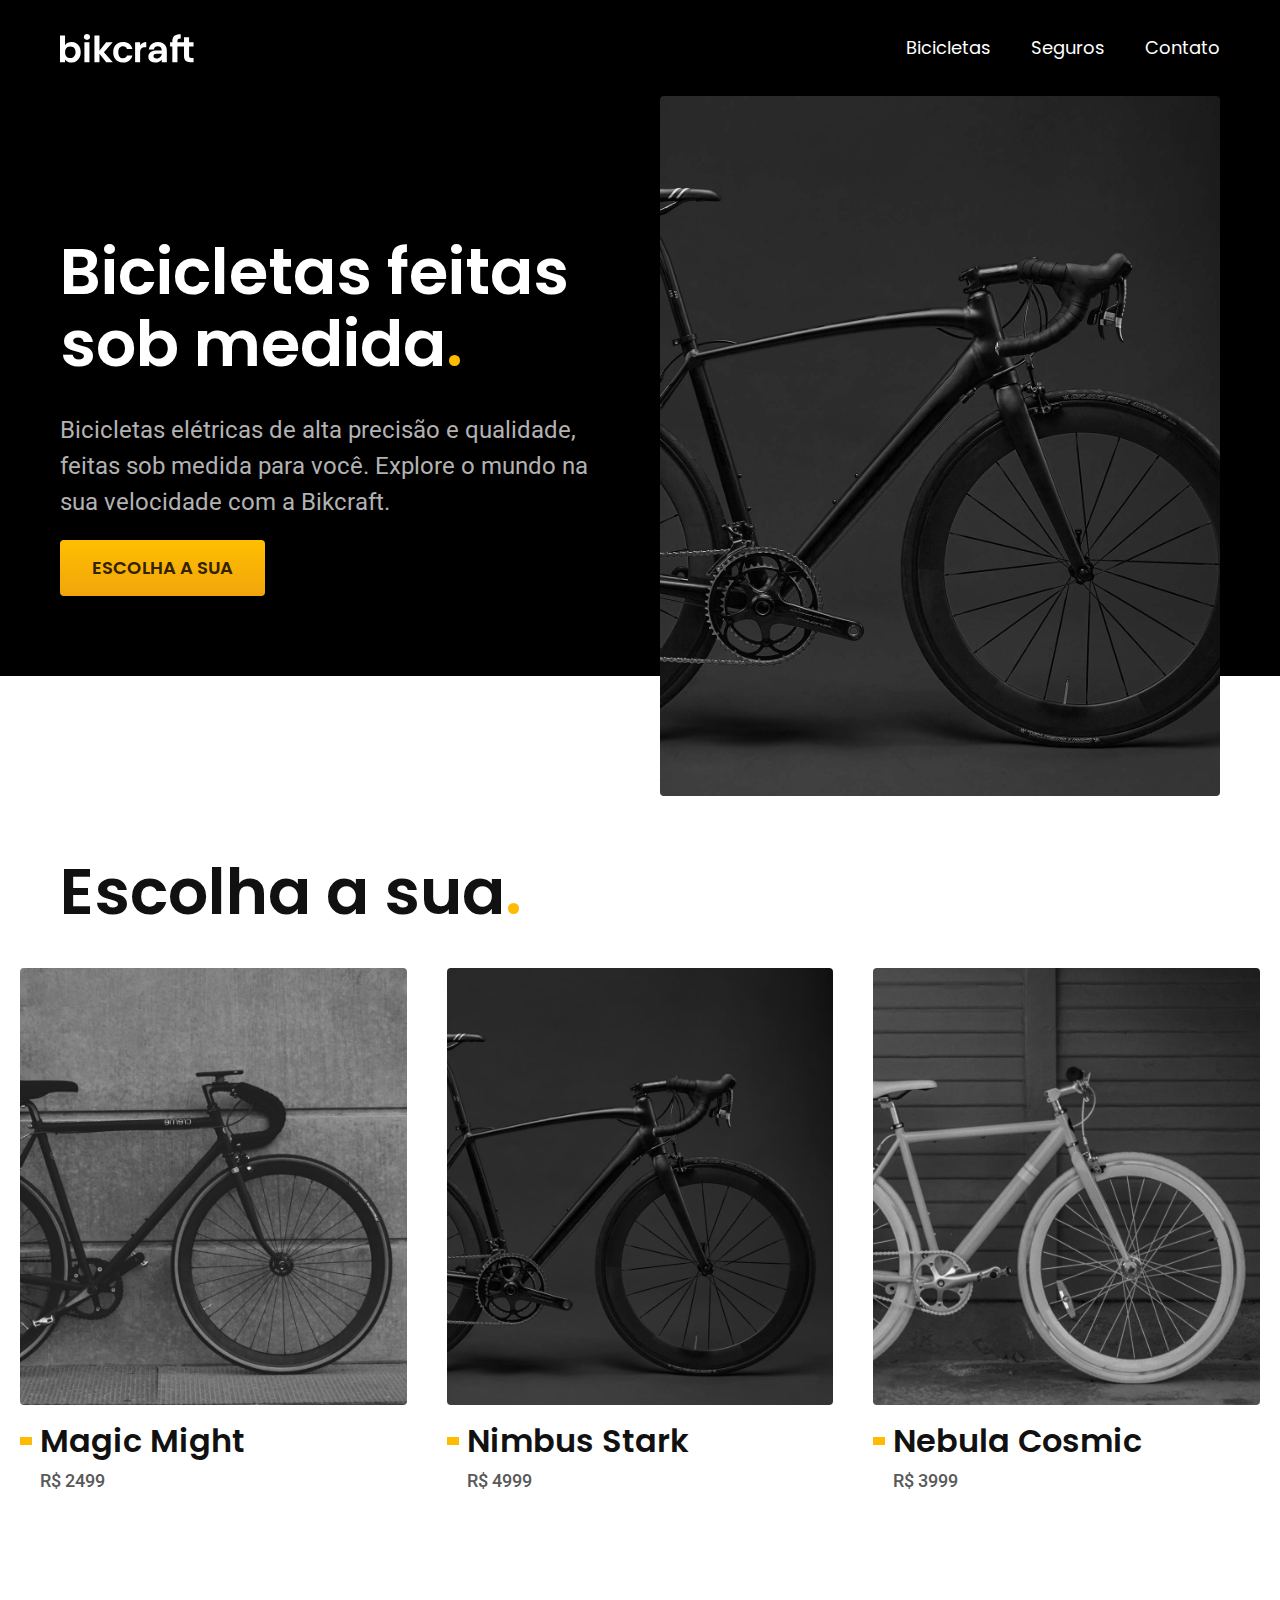
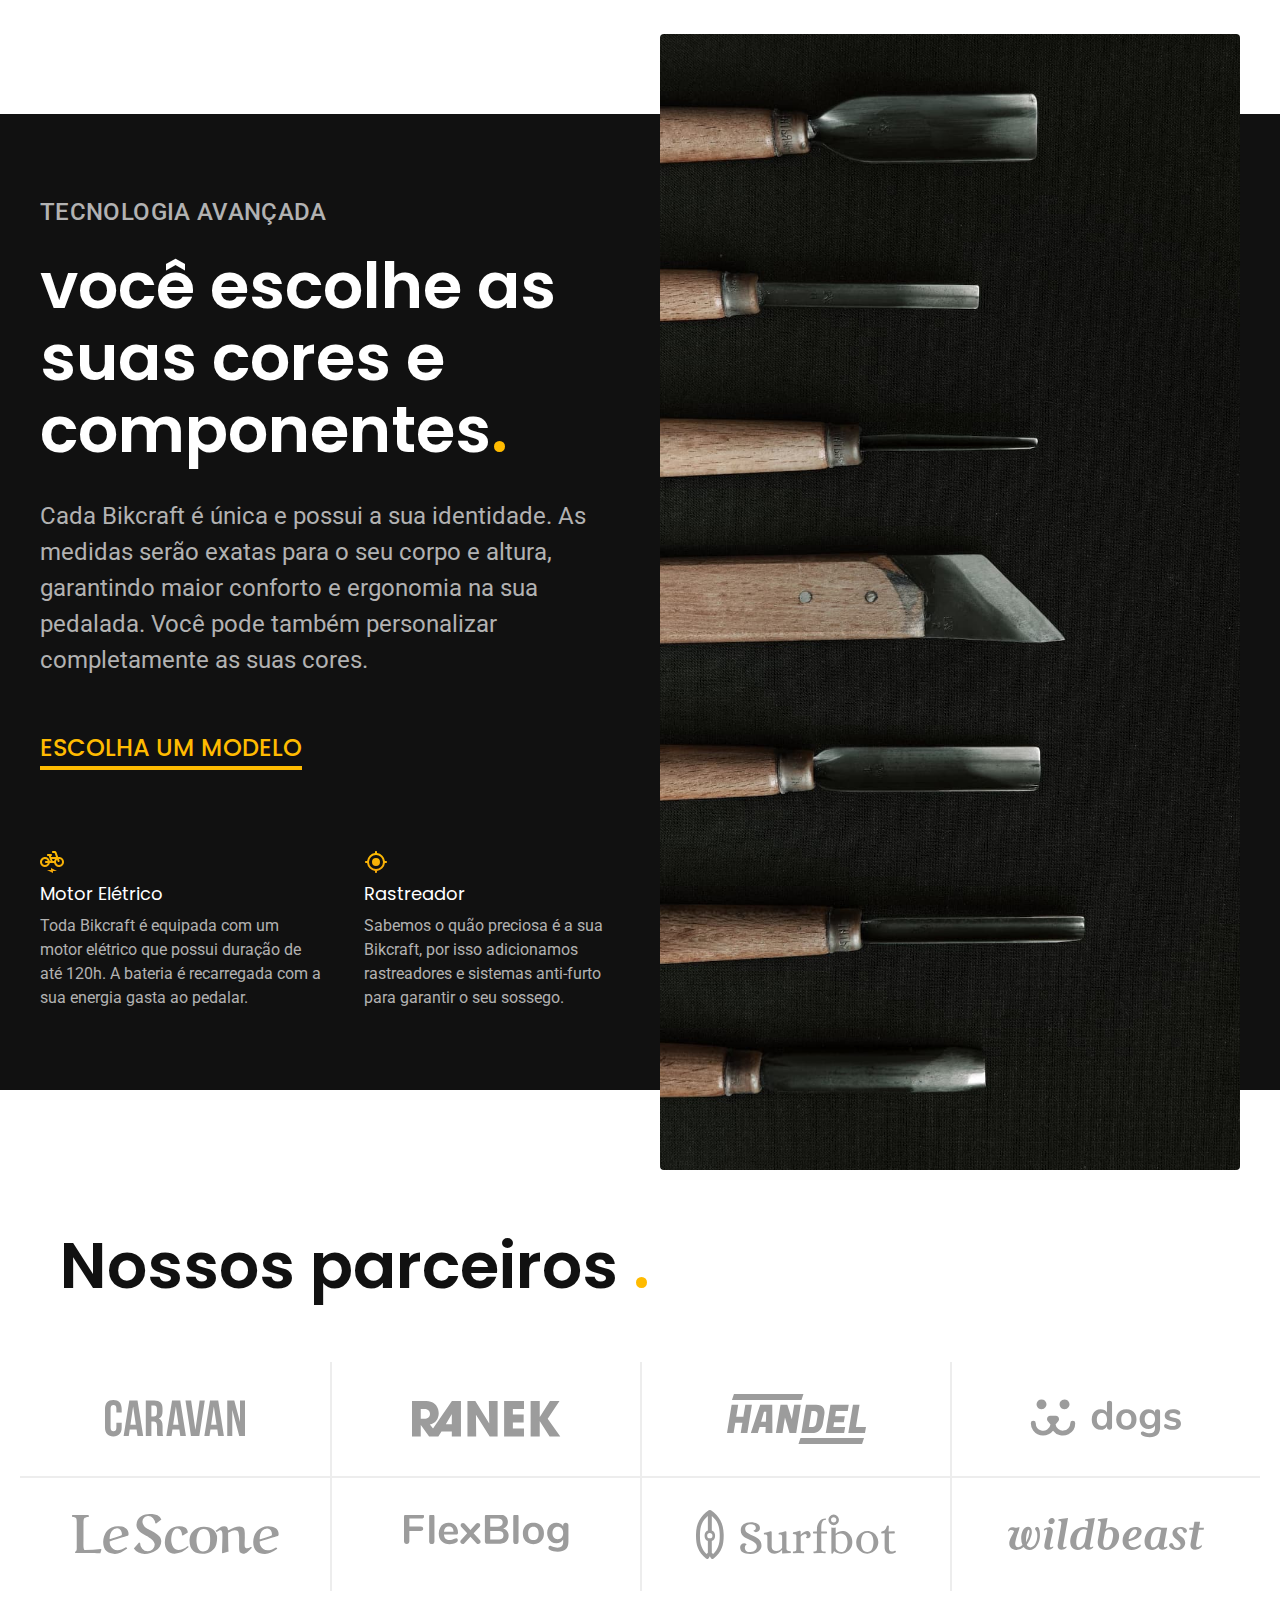
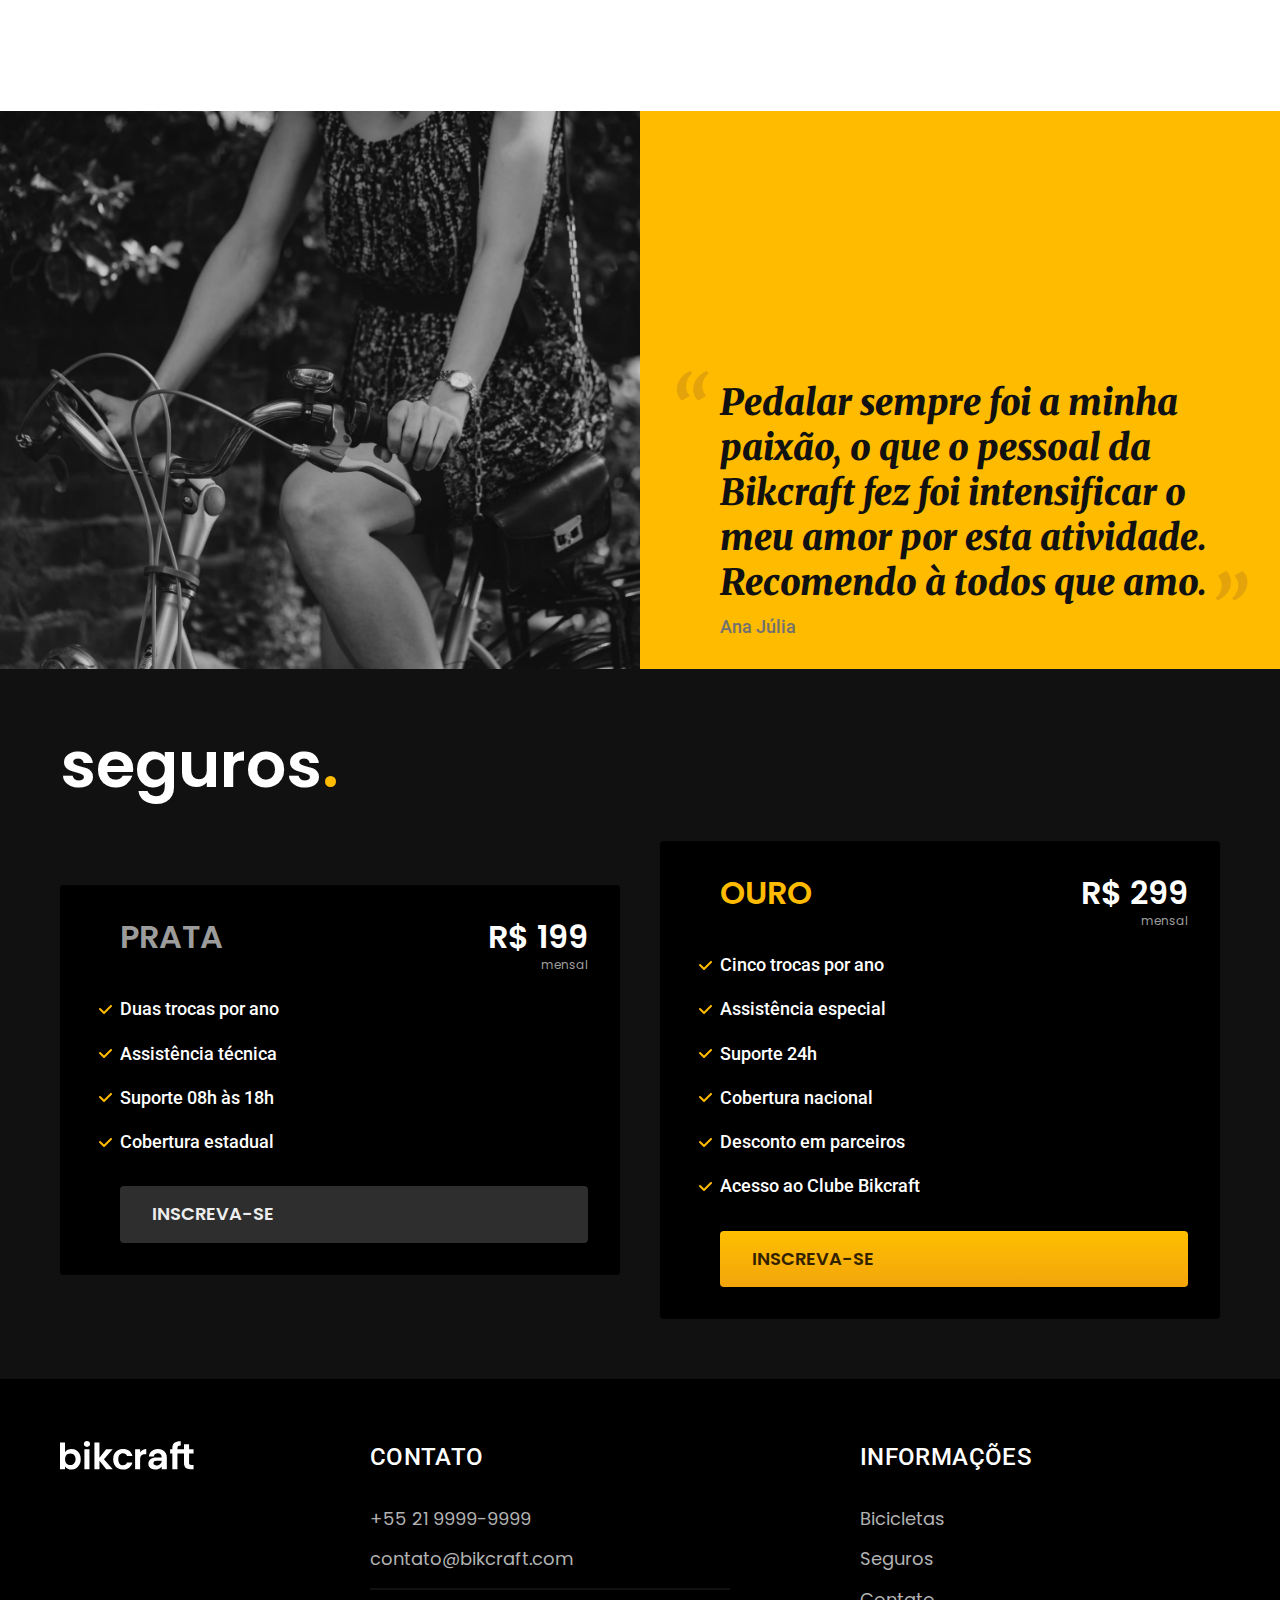
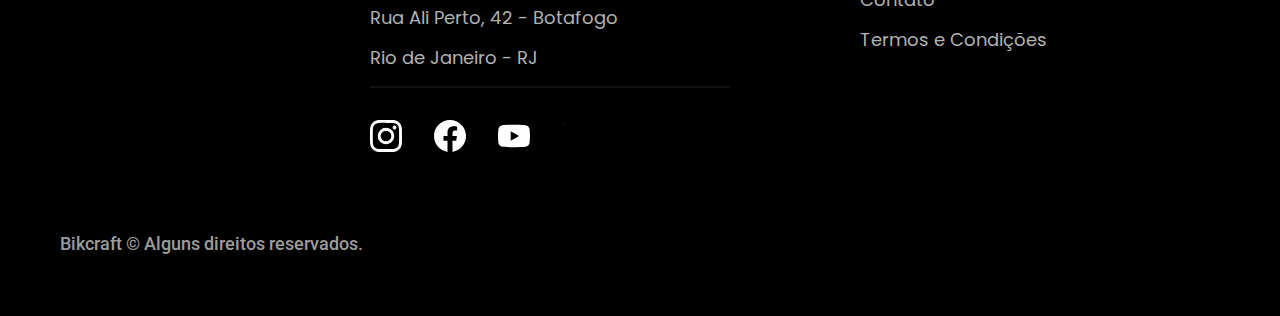
<file: index.html>
<!DOCTYPE html>
<html lang="pt-br">

<head>
  <meta charset="UTF-8">
  <meta name="viewport" content="width=device-width, initial-scale=1.0">

  <title>Bikcraft - Bicicletas Elétricas</title>
  <meta name="description" content="Bicicletas elétricas de alta precisão e qualidade,  feitas sob medida para o cliente. Explore o mundo na sua velocidade com a Bikcraft.">

  <link rel="stylesheet" href="./css/style.css">

<link rel="preconnect" href="https://fonts.googleapis.com">
<link rel="preconnect" href="https://fonts.gstatic.com" crossorigin>
<link href="https://fonts.googleapis.com/css2?family=Merriweather:ital,wght@1,900&family=Poppins:wght@400;600&family=Roboto:ital,wght@0,400;0,500;0,700;1,400&display=swap" rel="stylesheet">

</head>

<body>
  <header class="header-bg">
    <div class="header">
      <a href="./">
        <img src="./img/bikcraft.svg" alt="Bikcraft">
      </a>
      <nav aria-label="primaria">
        <ul class="header-menu font-1-m cor-0">
          <li><a href="./bicicletas.html">Bicicletas</a></li>
          <li><a href="./seguros.html">Seguros</a></li>
          <li><a href="./contato.html">Contato</a></li>
        </ul>
      </nav>
    </div>
  </header>

  <main class="introducao-bg">
    <div class="introducao">
      <div class="introducao-conteudo">
        <h1 class="font-1-xxl cor-0">Bicicletas feitas sob medida<span class="cor-p1">.</span></h1>
        <p class="font-2-l cor-5">Bicicletas elétricas de alta precisão e qualidade, feitas sob medida para você. Explore o mundo na sua velocidade com a Bikcraft.</p>
        <a class="botao" href="./bicicletas.html">Escolha a sua</a>
      </div>
      <div>
        <img src="./img/fotos/introducao.jpg" alt="Bicicleta elétrica preta.">
      </div>
    </div>
  </main>

  <article class="bicicletas-lista">
    <h2 class="font-1-xxl">Escolha a sua<span class="cor-p1">.</span></h2>

    <ul>
      <li>
        <a href="./bicicletas/magic.html">
          <img src="./img/bicicletas/magic-home.jpg" alt="Bicicleta preta">
          <h3 class="font-1-xl">Magic Might</h3>
          <span class="font-2-m cor-8">R$ 2499</span>
        </a>
      </li>
      <li>
        <a href="./bicicletas/nimbus.html">
          <img src="./img/bicicletas/nimbus-home.jpg" alt="Bicicleta preta">
          <h3 class="font-1-xl">Nimbus Stark</h3>
          <span class="font-2-m cor-8">R$ 4999</span>
        </a>
      </li>
      <li>
        <a href="./bicicletas/nebula.html">
          <img src="./img/bicicletas/nebula-home.jpg" alt="Bicicleta preta">
          <h3 class="font-1-xl">Nebula Cosmic</h3>
          <span class="font-2-m cor-8">R$ 3999</span>
        </a>
      </li>
    </ul>
  </article>
  <article class="tec-bg">
    <div class="tecnologia-container">
      <div class="tec-left">
        <span class=" font-2-l-b cor-5">Tecnologia Avançada</span>
        <h2 class="font-1-xxl cor-0">você escolhe as suas cores e componentes<span class="cor-p1">.</span></h2>
        <p class="font-2-l cor-5">Cada Bikcraft é única e possui a sua identidade. As medidas serão exatas para o seu corpo e altura, garantindo maior conforto e ergonomia na sua pedalada. Você pode também personalizar completamente as suas cores.</p>
        <a class="link cor-p2" href="">ESCOLHA UM MODELO</a>
        <div>
          <div>
            <img src="./img/icones/eletrica.svg" alt="">
            <h3 class=" font-1-m cor-0">Motor Elétrico</h3>
            <p class=" font-2-s cor-5">Toda Bikcraft é equipada com um motor elétrico que possui duração de até 120h. A bateria é recarregada com a sua energia gasta ao pedalar.</p>
            </div>
          <div>
            <img src="./img/icones/rastreador.svg" alt="">
            <h3 class="font-1-m cor-0">Rastreador</h3>
            <p class="font-2-s cor-5">Sabemos o quão preciosa é a sua Bikcraft, por isso adicionamos rastreadores e sistemas anti-furto para garantir o seu sossego.</p>
            </div>
        </div>   
      </div>
      <div class="tec-right">
        <img src="./img/fotos/tecnologia.jpg" alt="">
      </div>
    </div>
  </article>
  <section class="parceiros-lista" aria-label="Parceiros">
    <h2 class="font-1-xxl">Nossos parceiros <span class="cor-p1">.</span></h2>
      <ul>
        <li id="1" class="borda-botton"><img src="./img/parceiros/caravan.svg" alt=""></li>
        <li id="2" class="borda-left borda-botton"><img src="/img/parceiros/ranek.svg" alt=""></li>
        <li id="3" class="borda-left borda-botton" ><img src="/img/parceiros/handel.svg" alt=""></li>
        <li id="4" class="borda-left borda-botton "><img src="/img/parceiros/dogs.svg" alt=""></li>
        <li id="5"><img src="/img/parceiros/lescone.svg" alt=""></li>
        <li id="6" class="borda-left"><img src="/img/parceiros/flexblog.svg" alt=""></li>
        <li id="7" class="borda-left"><img src="/img/parceiros/surfbot.svg" alt=""></li>
        <li id="8" class="borda-left"><img src="/img/parceiros/wildbeast.svg" alt=""></li>
      </ul>
  </section>
  <section class="depoimento">
    <div>
      <img src="./img/fotos/depoimento.jpg" alt="">
      </div>
      <div class="depoimento-conteudo">
      <blockquote>
      <p>Pedalar sempre foi a minha paixão, o que o pessoal da Bikcraft fez foi intensificar o meu amor por esta atividade. Recomendo à todos que amo.</p>
      </blockquote>
      <span class="font-2-m cor-7">Ana Júlia</span>
      </div>
  </section>
  <article class="seguros-bg">
    <div class="seguros container">
      <h2 class="font-1-xxl cor-0">seguros<span class="cor-p1">.</span></h2>
      <div class="seguros-item">
        <h3 class="font-1-xl cor-6">PRATA</h3>
        <span class="font-1-xl cor-0">R$ 199 <span class="font-1-xs cor-6">mensal</span></span>
        <ul class="font-2-m cor-0">
          <li>Duas trocas por ano</li>
          <li>Assistência técnica</li>
          <li>Suporte 08h às 18h</li>
          <li>Cobertura estadual</li>
        </ul>
        <a class="botao secundario" href="./orcamento.html">Inscreva-se</a>
      </div>
      <div class="seguros-item">
        <h3 class="font-1-xl cor-p1">OURO</h3>
        <span class="font-1-xl cor-0">R$ 299 <span class="font-1-xs cor-6">mensal</span></span>
        <ul class="font-2-m cor-0">
          <li>Cinco trocas por ano</li>
          <li>Assistência especial</li>
          <li>Suporte 24h</li>
          <li>Cobertura nacional</li>
          <li>Desconto em parceiros</li>
          <li>Acesso ao Clube Bikcraft</li>
        </ul>
        <a class="botao" href="./orcamento.html">Inscreva-se</a>
      </div>
    </div>
  </article>
  <footer class="footer-bg">
    <div class="footer container">
      <img src="/img/bikcraft.svg" alt="">
      <div class="footer-contato">
        <h3 class="font-2-l-b cor-0">Contato</h3>
        <ul class="font-1-m cor-5">
          <li><a href="tel:+55 21 9999-9999">+55 21 9999-9999</a></li>
          <li><a href="mailto:contato@bikcraft.com">contato@bikcraft.com</a></li>
          <li>Rua Ali Perto, 42 - Botafogo</li>
          <li>Rio de Janeiro - RJ</li>
        </ul>
        <div class="footer-redes">
          <a href=""><img src="./img/redes/instagram.svg" alt=""></a>
          <a href=""><img src="./img/redes/facebook.svg" alt=""></a>
          <a href=""><img src="./img/redes/youtube.svg" alt=""></a>'
        </div>
      </div>  
      <div class="footer-info">
        <h3 class="font-2-l-b cor-0">Informações</h3>
        <nav>
        <ul class="font-1-m cor-5">
          <li><a href="bicibletas.html">Bicicletas</a></li>
          <li><a href="seguros.html">Seguros</a></li>
          <li><a href="contato.html">Contato</a></li>
          <li><a href="termos.html">Termos e Condições</a></li>
        </ul>
      </nav>
      </div>
      <p class="footer-copy font-2-m cor-6">Bikcraft © Alguns direitos reservados.</p>
    </div>
  </footer>
</body>
</html>
</file>
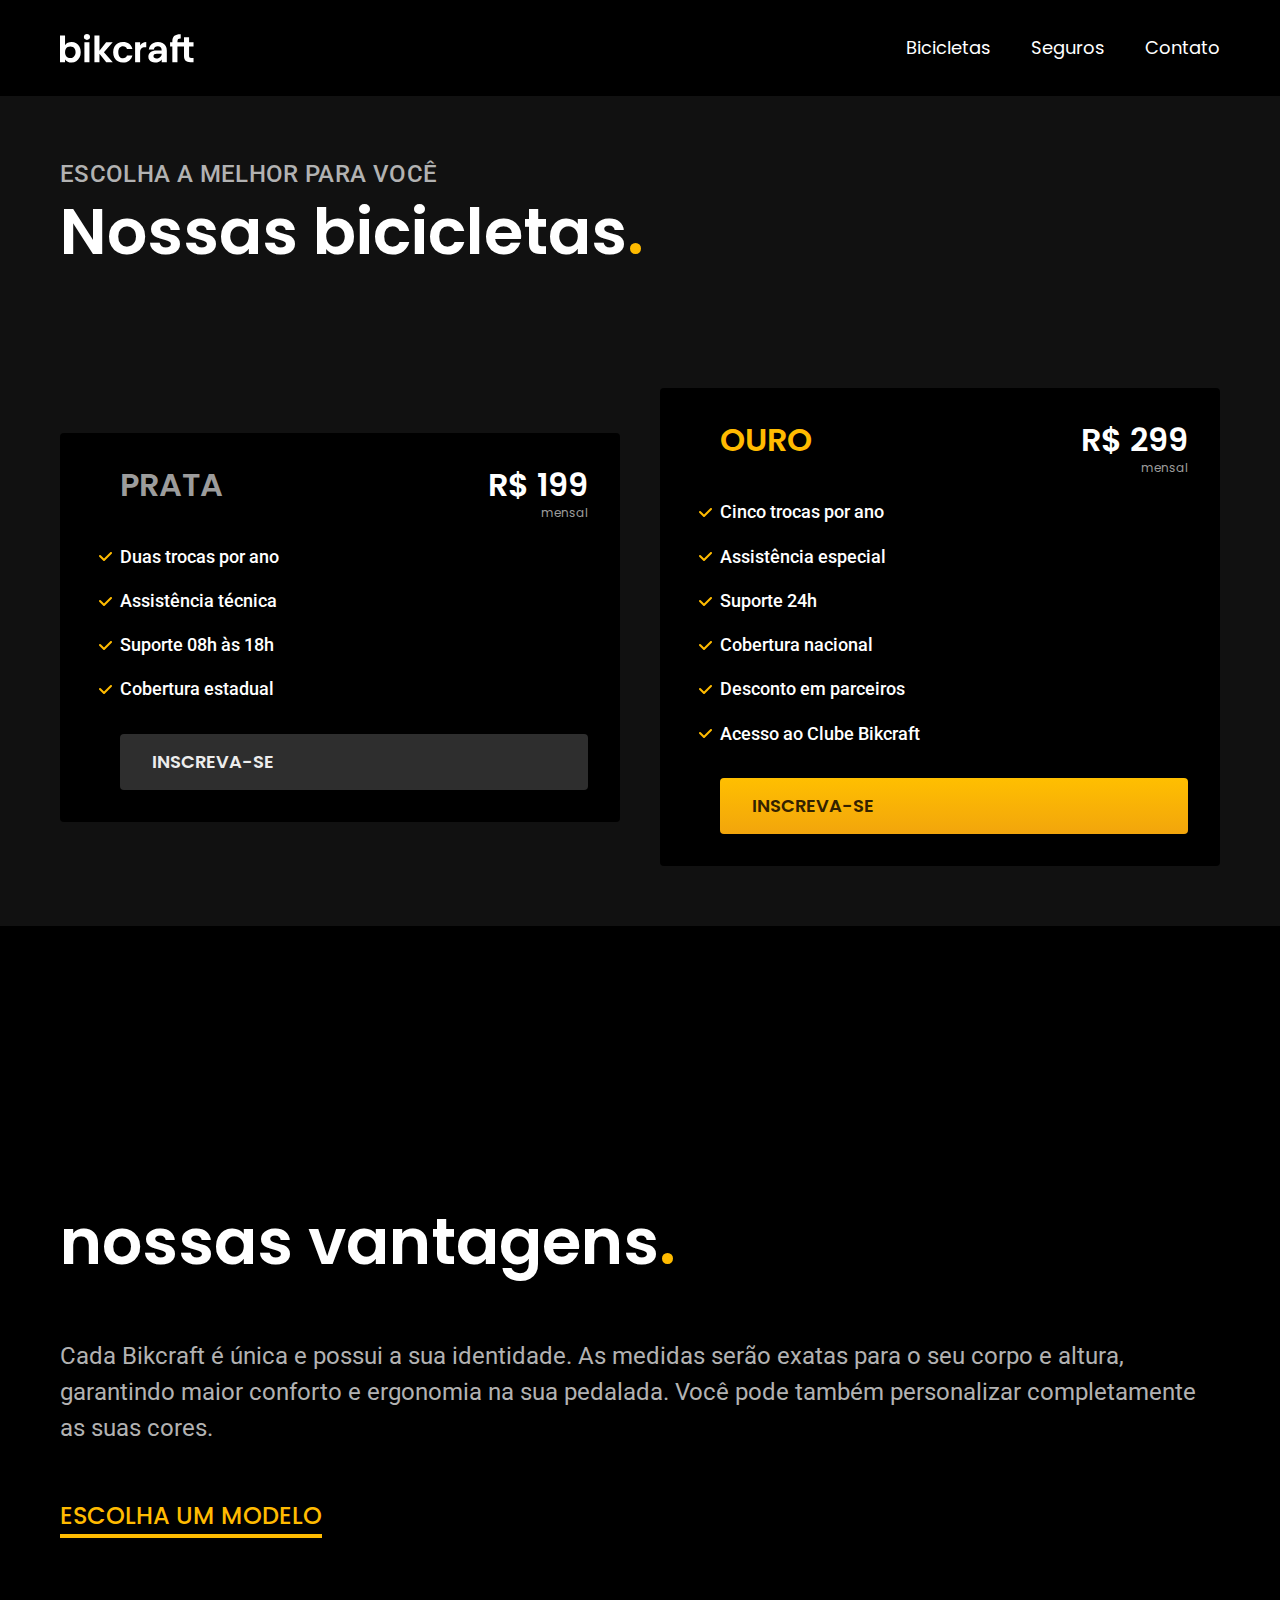
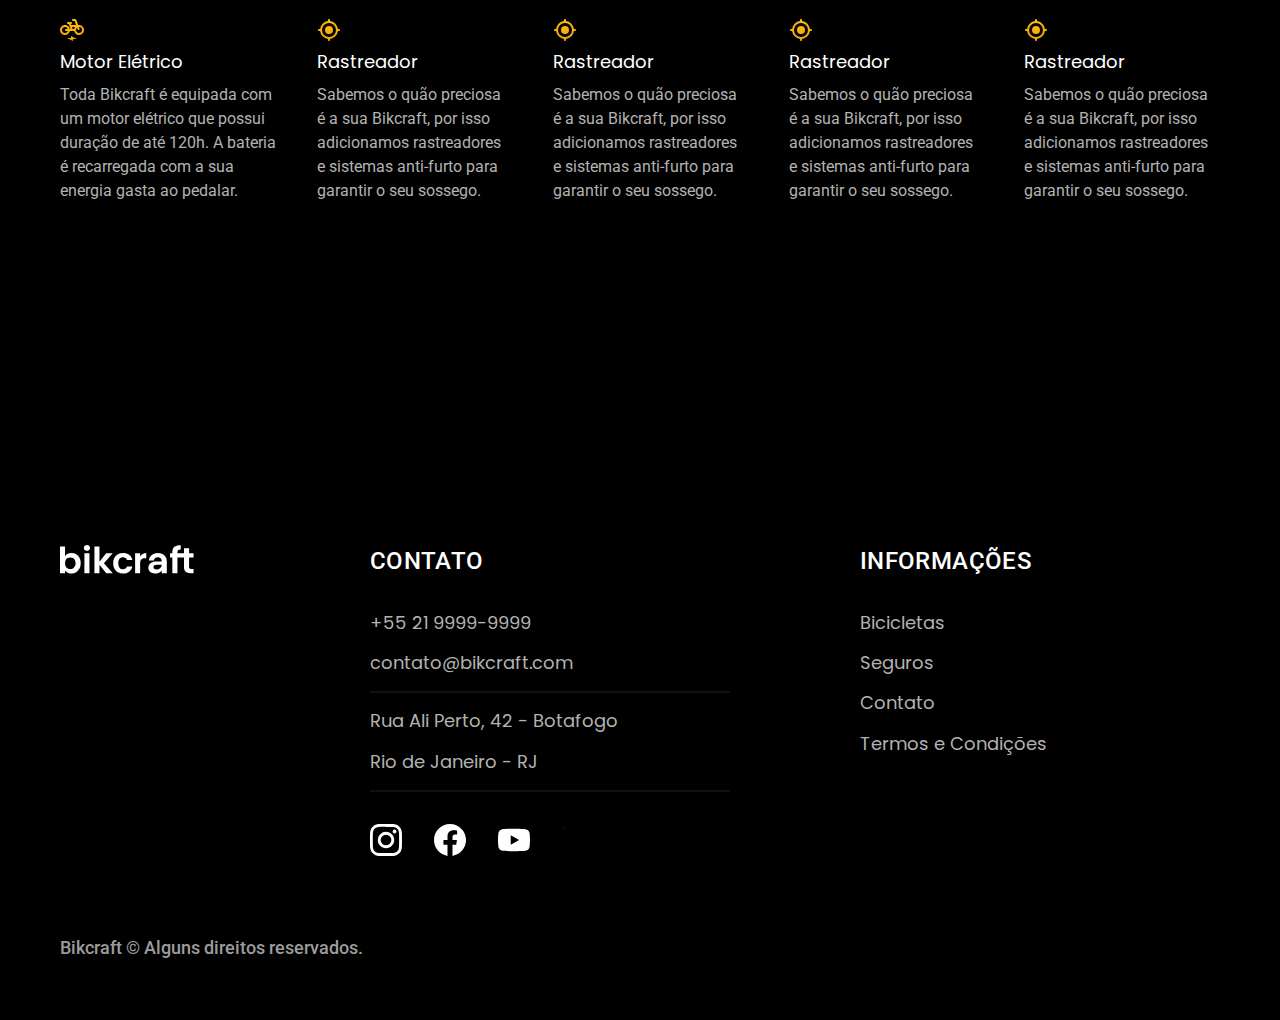
<file: bicicletas.html>
<!DOCTYPE html>
<html lang="pt-br">

<head>
  <meta charset="UTF-8">
  <meta name="viewport" content="width=device-width, initial-scale=1.0">

  <title>Termos e Condições | Bikcraft</title>
  <meta name="description" content="Bicicletas elétricas de alta precisão e qualidade,  feitas sob medida para o cliente. Explore o mundo na sua velocidade com a Bikcraft.">

  <link rel="stylesheet" href="./css/style.css">

<link rel="preconnect" href="https://fonts.googleapis.com">
<link rel="preconnect" href="https://fonts.gstatic.com" crossorigin>
<link href="https://fonts.googleapis.com/css2?family=Merriweather:ital,wght@1,900&family=Poppins:wght@400;600&family=Roboto:ital,wght@0,400;0,500;0,700;1,400&display=swap" rel="stylesheet">

</head>
<body id="bicicletas">
  <header class="header-bg">
    <div class="header container">
      <a href="./">
        <img src="./img/bikcraft.svg" alt="Bikcraft">
      </a>
      <nav aria-label="primaria">
        <ul class="header-menu font-1-m cor-0">
          <li><a href="./bicicletas.html">Bicicletas</a></li>
          <li><a href="./seguros.html">Seguros</a></li>
          <li><a href="./contato.html">Contato</a></li>
        </ul>
      </nav>
    </div>
  </header>
  <main class="seguros-bg">
    <div class="titulo-bg">
      <div class="titulo container">
        <p class="font-2-l-b cor-5">Escolha a melhor para você</p>
        <h1 class="font-1-xxl cor-0">Nossas bicicletas<span class="cor-p1">.</span></h1>
      </div>
    </div>
    <div class="seguros container">

      <div class="seguros-item">
        <h3 class="font-1-xl cor-6">PRATA</h3>
        <span class="font-1-xl cor-0">R$ 199 <span class="font-1-xs cor-6">mensal</span></span>
        <ul class="font-2-m cor-0">
          <li>Duas trocas por ano</li>
          <li>Assistência técnica</li>
          <li>Suporte 08h às 18h</li>
          <li>Cobertura estadual</li>
        </ul>
        <a class="botao secundario" href="./orcamento.html">Inscreva-se</a>
      </div>
      <div class="seguros-item">
        <h3 class="font-1-xl cor-p1">OURO</h3>
        <span class="font-1-xl cor-0">R$ 299 <span class="font-1-xs cor-6">mensal</span></span>
        <ul class="font-2-m cor-0">
          <li>Cinco trocas por ano</li>
          <li>Assistência especial</li>
          <li>Suporte 24h</li>
          <li>Cobertura nacional</li>
          <li>Desconto em parceiros</li>
          <li>Acesso ao Clube Bikcraft</li>
        </ul>
        <a class="botao" href="./orcamento.html">Inscreva-se</a>
      </div>
    </div>
  </article>

  <article class="vantagens-bg">
    <div class="vantagens container">
      <div class="tec-left">
        <h2 class="font-1-xxl cor-0">nossas vantagens<span class="cor-p1">.</span></h2>
        <p class="font-2-l cor-5">Cada Bikcraft é única e possui a sua identidade. As medidas serão exatas para o seu corpo e altura, garantindo maior conforto e ergonomia na sua pedalada. Você pode também personalizar completamente as suas cores.</p>
        <a class="link cor-p2" href="">ESCOLHA UM MODELO</a>
        <div>
          <div>
            <img src="./img/icones/eletrica.svg" alt="">
            <h3 class=" font-1-m cor-0">Motor Elétrico</h3>
            <p class=" font-2-s cor-5">Toda Bikcraft é equipada com um motor elétrico que possui duração de até 120h. A bateria é recarregada com a sua energia gasta ao pedalar.</p>
            </div>
          <div>
            <img src="./img/icones/rastreador.svg" alt="">
            <h3 class="font-1-m cor-0">Rastreador</h3>
            <p class="font-2-s cor-5">Sabemos o quão preciosa é a sua Bikcraft, por isso adicionamos rastreadores e sistemas anti-furto para garantir o seu sossego.</p>
            </div>
            <div>
              <img src="./img/icones/rastreador.svg" alt="">
              <h3 class="font-1-m cor-0">Rastreador</h3>
              <p class="font-2-s cor-5">Sabemos o quão preciosa é a sua Bikcraft, por isso adicionamos rastreadores e sistemas anti-furto para garantir o seu sossego.</p>
              </div>
              <div>
                <img src="./img/icones/rastreador.svg" alt="">
                <h3 class="font-1-m cor-0">Rastreador</h3>
                <p class="font-2-s cor-5">Sabemos o quão preciosa é a sua Bikcraft, por isso adicionamos rastreadores e sistemas anti-furto para garantir o seu sossego.</p>
                </div>
                <div>
                  <img src="./img/icones/rastreador.svg" alt="">
                  <h3 class="font-1-m cor-0">Rastreador</h3>
                  <p class="font-2-s cor-5">Sabemos o quão preciosa é a sua Bikcraft, por isso adicionamos rastreadores e sistemas anti-furto para garantir o seu sossego.</p>
                  </div>
        </div>   
      </div>
    </div>
  </article>
  <footer class="footer-bg">
    <div class="footer container">
      <img src="/img/bikcraft.svg" alt="">
      <div class="footer-contato">
        <h3 class="font-2-l-b cor-0">Contato</h3>
        <ul class="font-1-m cor-5">
          <li><a href="tel:+55 21 9999-9999">+55 21 9999-9999</a></li>
          <li><a href="mailto:contato@bikcraft.com">contato@bikcraft.com</a></li>
          <li>Rua Ali Perto, 42 - Botafogo</li>
          <li>Rio de Janeiro - RJ</li>
        </ul>
        <div class="footer-redes">
          <a href=""><img src="./img/redes/instagram.svg" alt=""></a>
          <a href=""><img src="./img/redes/facebook.svg" alt=""></a>
          <a href=""><img src="./img/redes/youtube.svg" alt=""></a>'
        </div>
      </div>  
      <div class="footer-info">
        <h3 class="font-2-l-b cor-0">Informações</h3>
        <nav>
        <ul class="font-1-m cor-5">
          <li><a href="bicibletas.html">Bicicletas</a></li>
          <li><a href="seguros.html">Seguros</a></li>
          <li><a href="contato.html">Contato</a></li>
          <li><a href="termos.html">Termos e Condições</a></li>
        </ul>
      </nav>
      </div>
      <p class="footer-copy font-2-m cor-6">Bikcraft © Alguns direitos reservados.</p>
    </div>
  </footer>
</body>
</html>
</file>
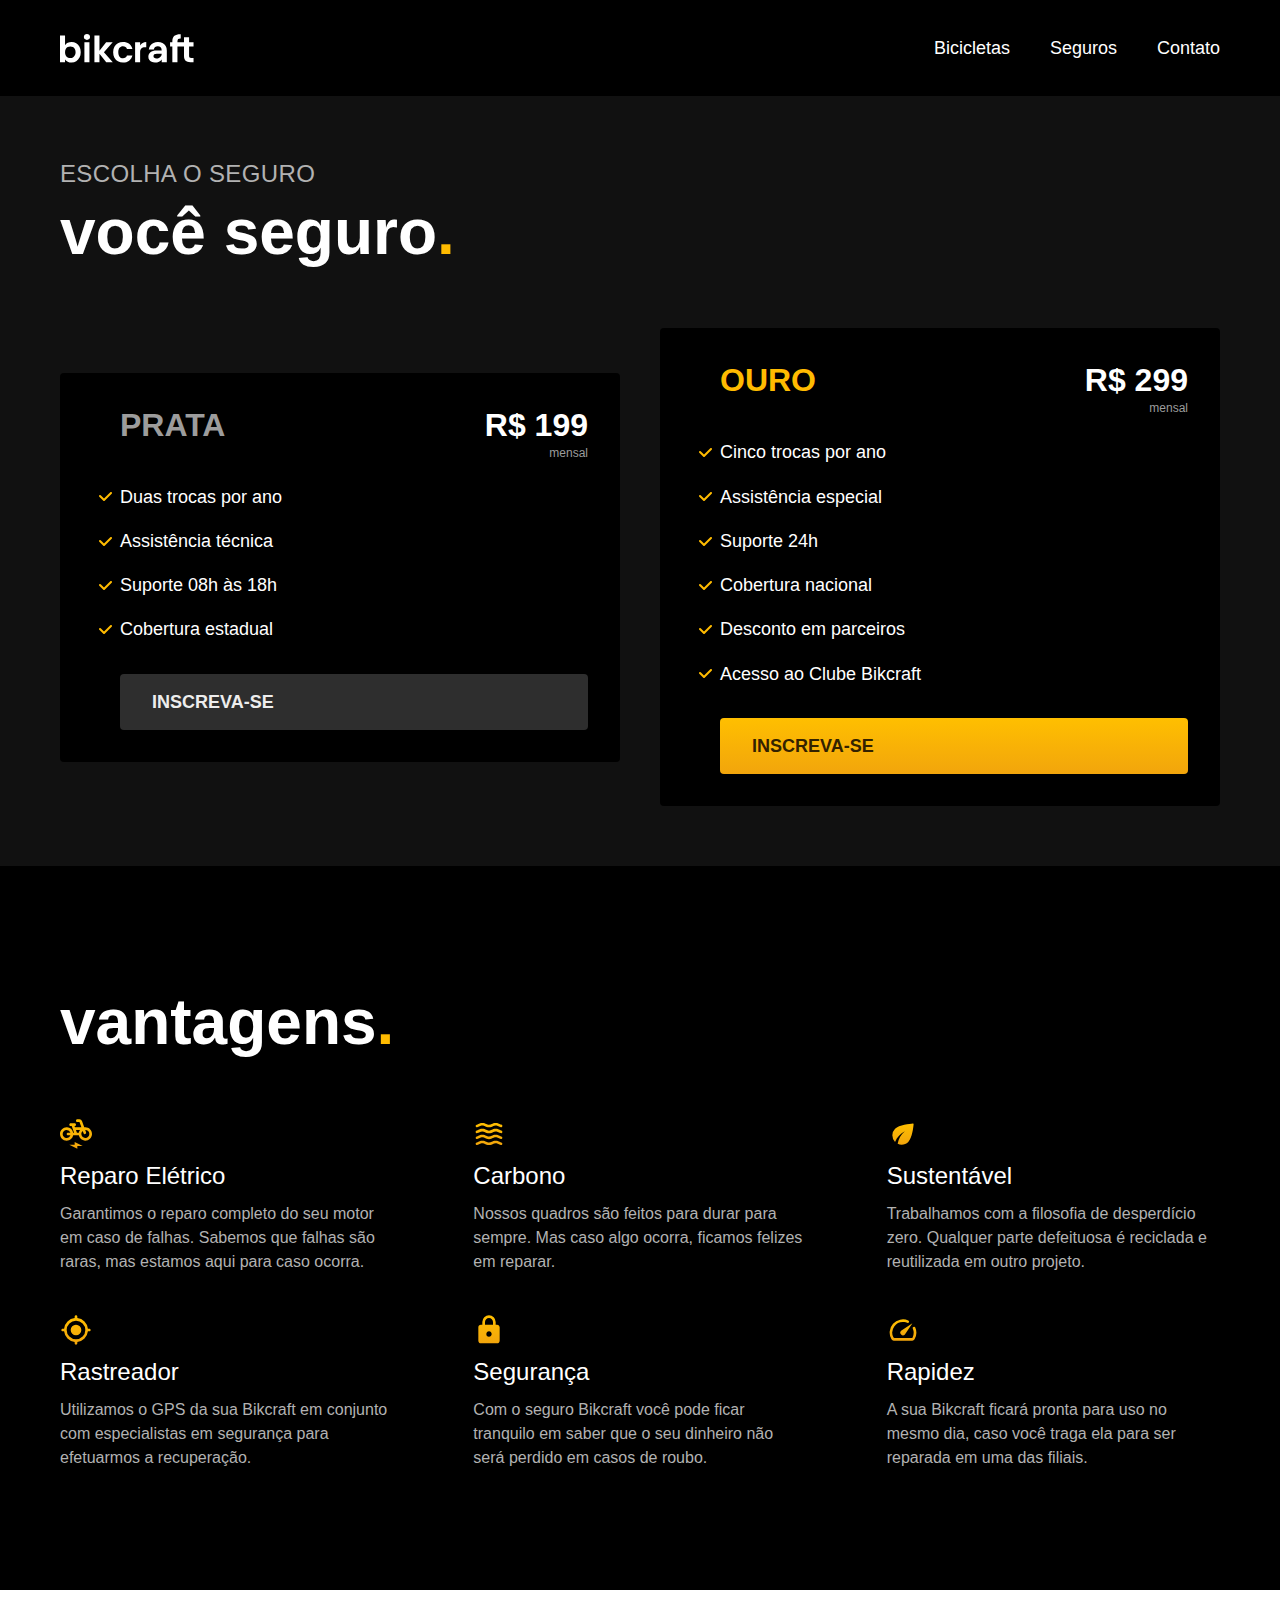
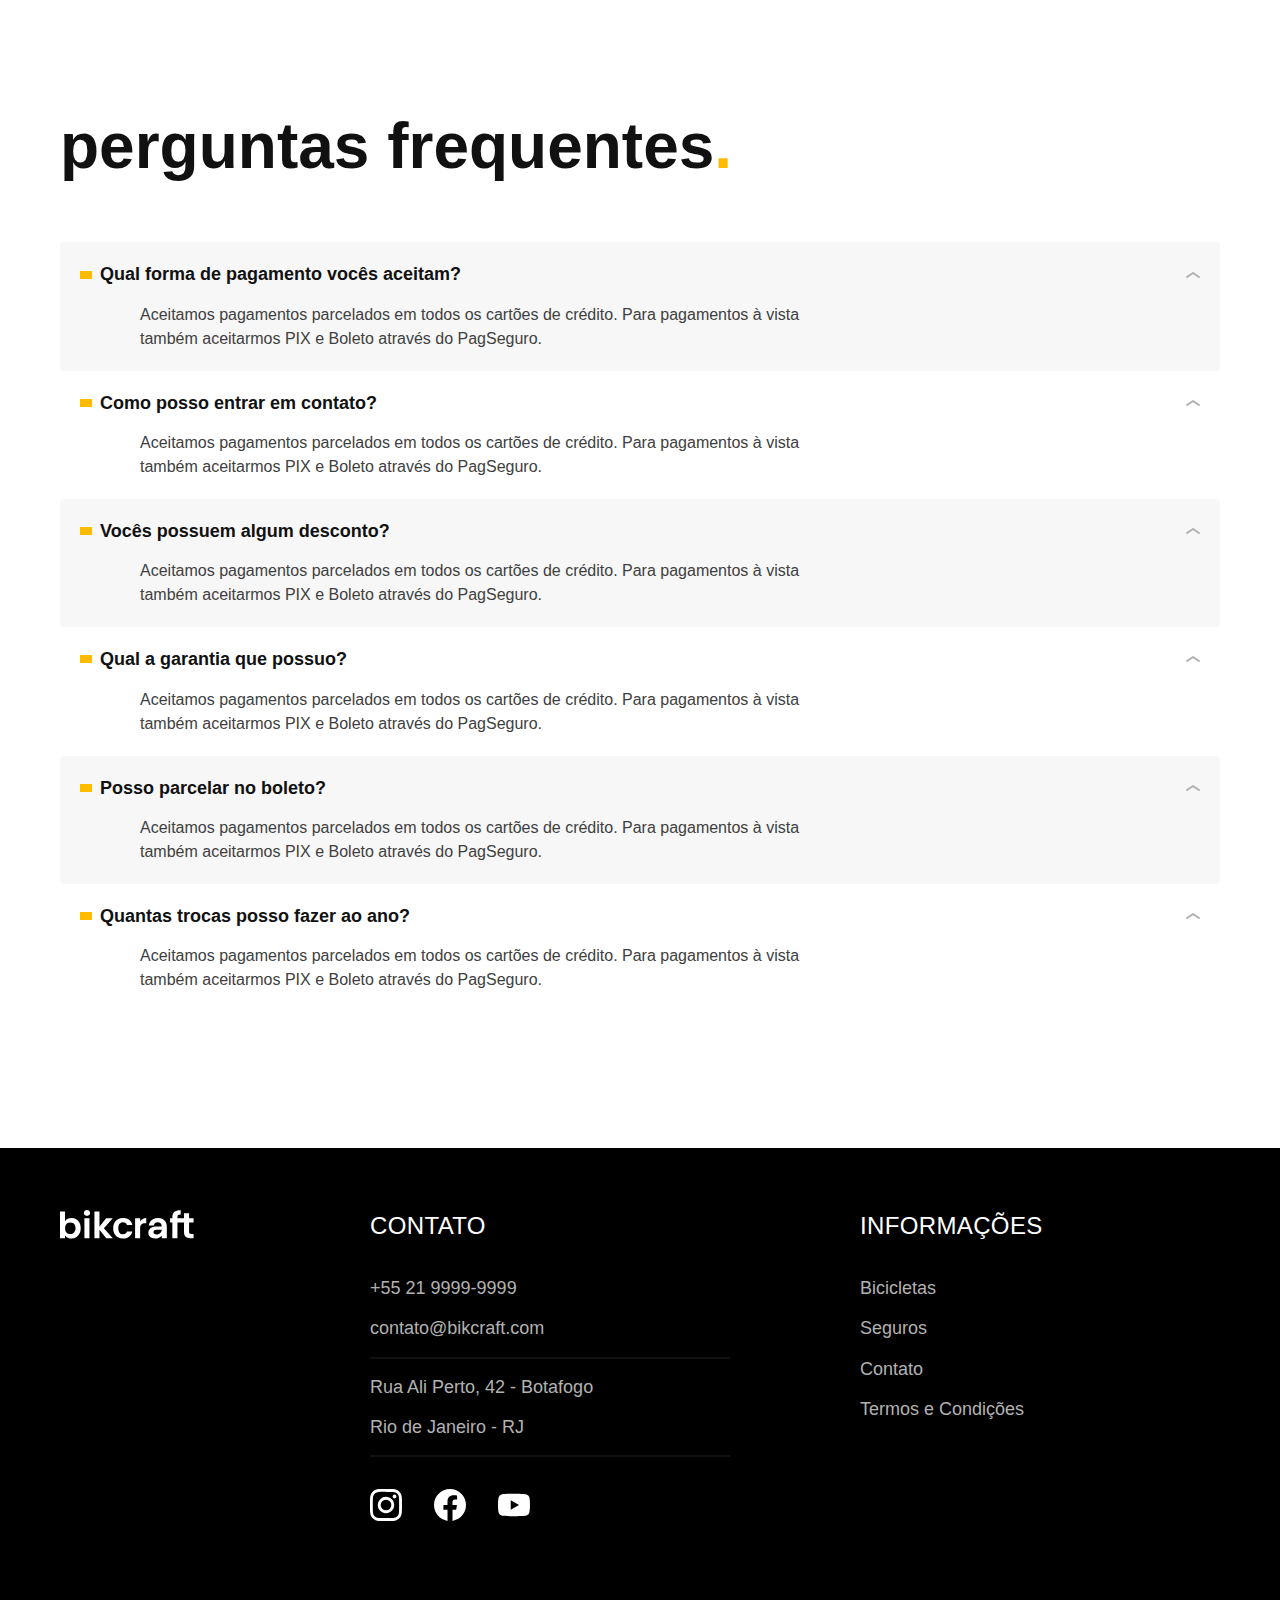
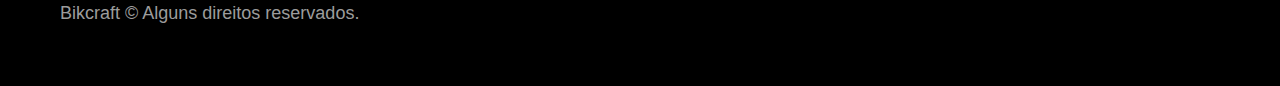
<file: seguros.html>
<!DOCTYPE html>
<html lang="pt-br">

<head>
  <meta charset="UTF-8">
  <meta name="viewport" content="width=device-width, initial-scale=1.0">

  <title>Seguros | Bikcraft</title>
  <meta name="description" content="Seguros.">

  <link rel="stylesheet" href="./css/style.css">
</head>

<body id="seguros">
  <header class="header-bg">
    <div class="header container">
      <a href="./">
        <img src="./img/bikcraft.svg" alt="Bikcraft">
      </a>

      <nav aria-label="primaria">
        <ul class="header-menu font-1-m cor-0">
          <li><a href="./bicicletas.html">Bicicletas</a></li>
          <li><a href="./seguros.html">Seguros</a></li>
          <li><a href="./contato.html">Contato</a></li>
        </ul>
      </nav>
    </div>
  </header>

  <main class="seguros-bg">
    <div class="titulo-bg">
      <div class="titulo container">
        <p class="font-2-l-b cor-5">Escolha o seguro</p>
        <h1 class="font-1-xxl cor-0">você seguro<span class="cor-p1">.</span></h1>
      </div>
    </div>

    <div class="seguros container">

      <div class="seguros-item">
        <h3 class="font-1-xl cor-6">PRATA</h3>
        <span class="font-1-xl cor-0">R$ 199 <span class="font-1-xs cor-6">mensal</span></span>
        <ul class="font-2-m cor-0">
          <li>Duas trocas por ano</li>
          <li>Assistência técnica</li>
          <li>Suporte 08h às 18h</li>
          <li>Cobertura estadual</li>
        </ul>
        <a class="botao secundario" href="./orcamento.html">Inscreva-se</a>
      </div>

      <div class="seguros-item">
        <h3 class="font-1-xl cor-p1">OURO</h3>
        <span class="font-1-xl cor-0">R$ 299 <span class="font-1-xs cor-6">mensal</span></span>
        <ul class="font-2-m cor-0">
          <li>Cinco trocas por ano</li>
          <li>Assistência especial</li>
          <li>Suporte 24h</li>
          <li>Cobertura nacional</li>
          <li>Desconto em parceiros</li>
          <li>Acesso ao Clube Bikcraft</li>
        </ul>
        <a class="botao" href="./orcamento.html">Inscreva-se</a>
      </div>
    </div>
  </main>

  <article class="vantagens-bg">
    <div class="vantagens container">
      <h2 class="font-1-xxl cor-0">vantagens<span class="cor-p1">.</span></h2>
      <ul>
        <li>
          <img src="./img/icones/eletrica.svg" alt="">
          <h3 class="font-1-l cor-0">Reparo Elétrico</h3>
          <p class="font-2-s cor-5">Garantimos o reparo completo do seu motor em caso de falhas. Sabemos que falhas são raras, mas estamos aqui para caso ocorra.</p>
        </li>
        <li>
          <img src="./img/icones/carbono.svg" alt="">
          <h3 class="font-1-l cor-0">Carbono</h3>
          <p class="font-2-s cor-5">Nossos quadros são feitos para durar para sempre. Mas caso algo ocorra, ficamos felizes em reparar.</p>
        </li>
        <li>
          <img src="./img/icones/sustentavel.svg" alt="">
          <h3 class="font-1-l cor-0">Sustentável</h3>
          <p class="font-2-s cor-5">Trabalhamos com a filosofia de desperdício zero. Qualquer parte defeituosa é reciclada e reutilizada em outro projeto.</p>
        </li>
        <li>
          <img src="./img/icones/rastreador.svg" alt="">
          <h3 class="font-1-l cor-0">Rastreador</h3>
          <p class="font-2-s cor-5">Utilizamos o GPS da sua Bikcraft em conjunto com especialistas em segurança para efetuarmos a recuperação.</p>
        </li>
        <li>
          <img src="./img/icones/seguro.svg" alt="">
          <h3 class="font-1-l cor-0">Segurança</h3>
          <p class="font-2-s cor-5">Com o seguro Bikcraft você pode ficar tranquilo em saber que o seu dinheiro não será perdido em casos de roubo.</p>
        </li>
        <li>
          <img src="./img/icones/velocidade.svg" alt="">
          <h3 class="font-1-l cor-0">Rapidez</h3>
          <p class="font-2-s cor-5">A sua Bikcraft ficará pronta para uso no mesmo dia, caso você traga ela para ser reparada em uma das filiais.</p>
        </li>
      </ul>
    </div>
  </article>

  <article class="perguntas container">
    <h2 class="font-1-xxl">perguntas frequentes<span class="cor-p1">.</span></h2>

    <dl>
      <div>
        <dt class="font-1-m-b">Qual forma de pagamento vocês aceitam?</dt>
        <dd class="font-2-s cor-9">Aceitamos pagamentos parcelados em todos os cartões de crédito. Para pagamentos à vista também aceitarmos PIX e Boleto através do PagSeguro.</dd>
      </div>
      <div>
        <dt class="font-1-m-b">Como posso entrar em contato?</dt>
        <dd class="font-2-s cor-9">Aceitamos pagamentos parcelados em todos os cartões de crédito. Para pagamentos à vista também aceitarmos PIX e Boleto através do PagSeguro.</dd>
      </div>
      <div>
        <dt class="font-1-m-b">Vocês possuem algum desconto?</dt>
        <dd class="font-2-s cor-9">Aceitamos pagamentos parcelados em todos os cartões de crédito. Para pagamentos à vista também aceitarmos PIX e Boleto através do PagSeguro.</dd>
      </div>
      <div>
        <dt class="font-1-m-b">Qual a garantia que possuo?</dt>
        <dd class="font-2-s cor-9">Aceitamos pagamentos parcelados em todos os cartões de crédito. Para pagamentos à vista também aceitarmos PIX e Boleto através do PagSeguro.</dd>
      </div>
      <div>
        <dt class="font-1-m-b">Posso parcelar no boleto?</dt>
        <dd class="font-2-s cor-9">Aceitamos pagamentos parcelados em todos os cartões de crédito. Para pagamentos à vista também aceitarmos PIX e Boleto através do PagSeguro.</dd>
      </div>
      <div>
        <dt class="font-1-m-b">Quantas trocas posso fazer ao ano?</dt>
        <dd class="font-2-s cor-9">Aceitamos pagamentos parcelados em todos os cartões de crédito. Para pagamentos à vista também aceitarmos PIX e Boleto através do PagSeguro.</dd>
      </div>
    </dl>
  </article>

  <footer class="footer-bg">
    <div class="footer container">
      <img src="./img/bikcraft.svg" alt="Bikcraft">
      <div class="footer-contato">
        <h3 class="font-2-l-b cor-0">Contato</h3>
        <ul class="font-2-m cor-5">
          <li><a href="tel:+552199999999">+55 21 9999-9999</a></li>
          <li><a href="mailto:contato@bikcraft.com">contato@bikcraft.com</a></li>
          <li>Rua Ali Perto, 42 - Botafogo</li>
          <li>Rio de Janeiro - RJ</li>
        </ul>
        <div class="footer-redes">
          <a href="./">
            <img src="./img/redes/instagram.svg" alt="Instagram">
          </a>
          <a href="./">
            <img src="./img/redes/facebook.svg" alt="Facebook">
          </a>
          <a href="./">
            <img src="./img/redes/youtube.svg" alt="Youtube">
          </a>
        </div>
      </div>
      <div class="footer-informacoes">
        <h3 class="font-2-l-b cor-0">Informações</h3>
        <nav>
          <ul class="font-1-m cor-5">
            <li><a href="./bicicletas.html">Bicicletas</a></li>
            <li><a href="./seguros.html">Seguros</a></li>
            <li><a href="./contato.html">Contato</a></li>
            <li><a href="./termos.html">Termos e Condições</a></li>
          </ul>
        </nav>
      </div>
      <p class="footer-copy font-2-m cor-6">Bikcraft © Alguns direitos reservados.</p>
    </div>
  </footer>
</body>

</html>
</file>
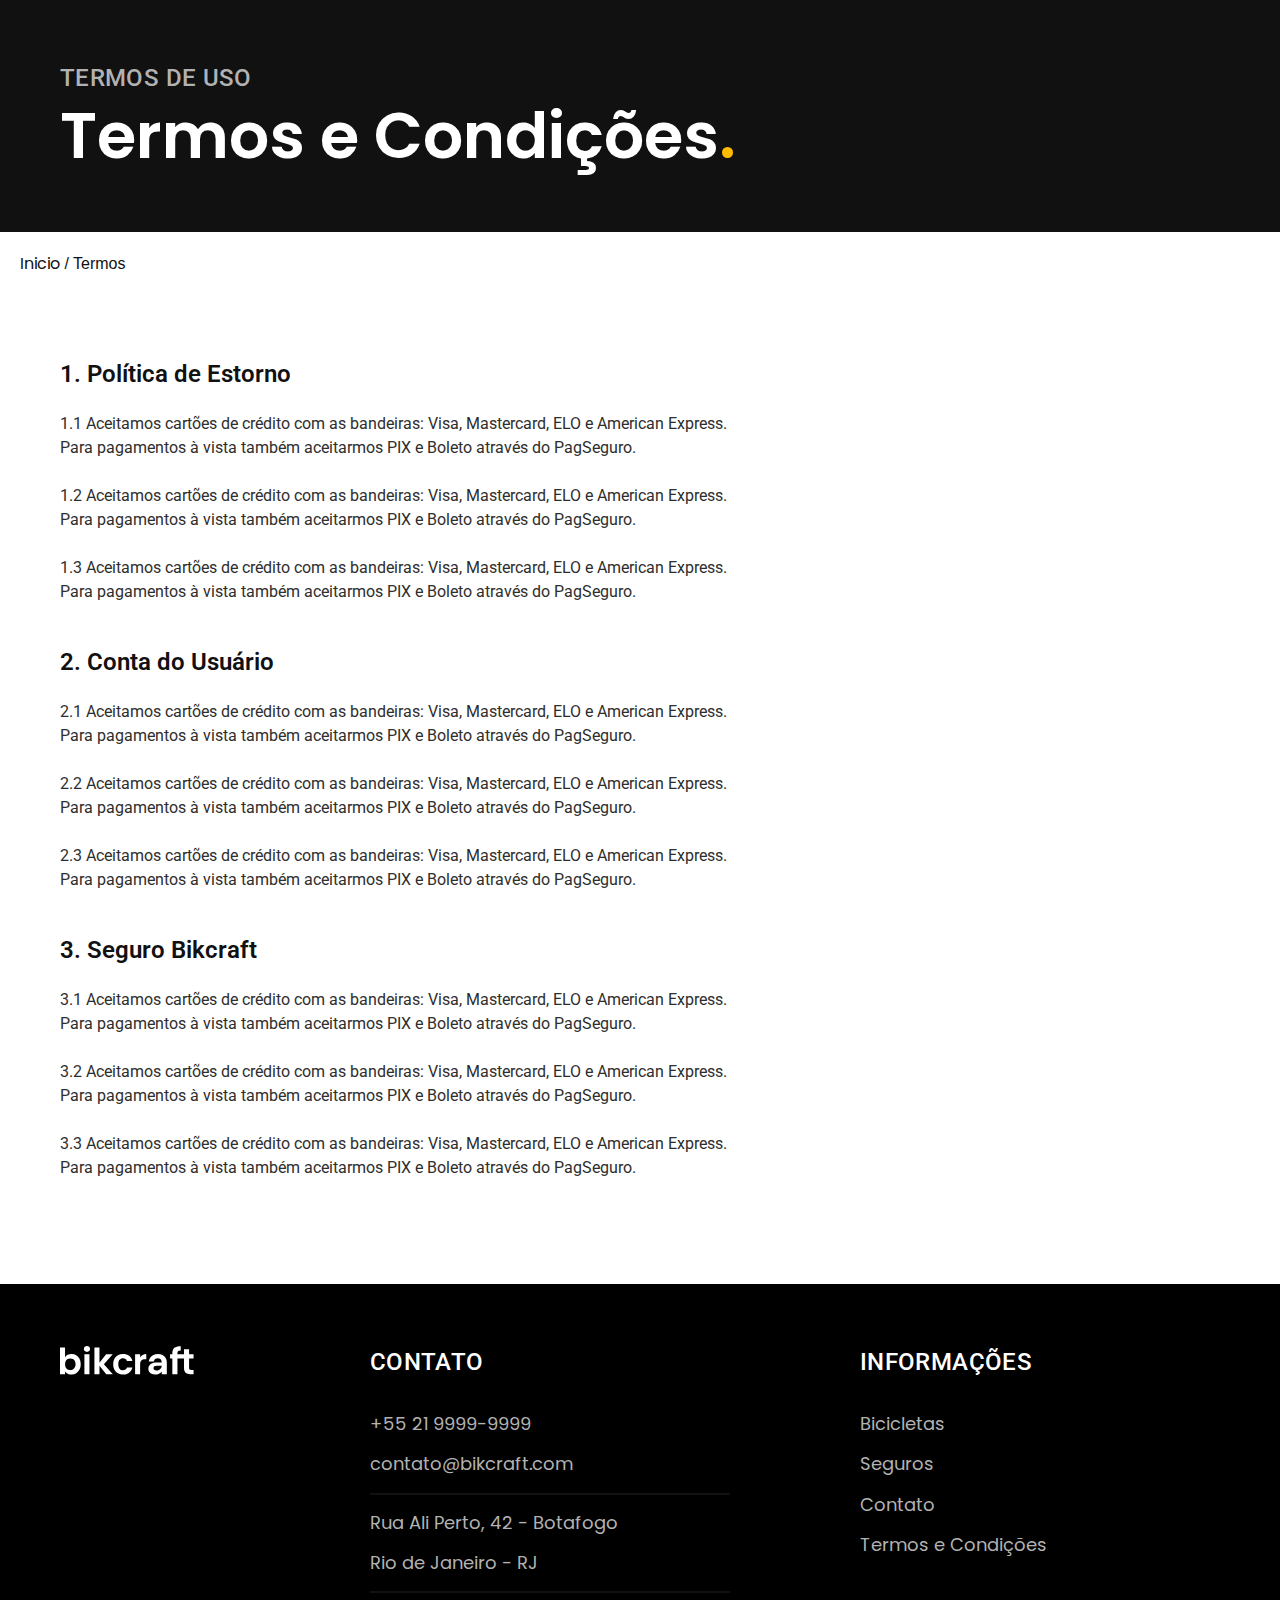
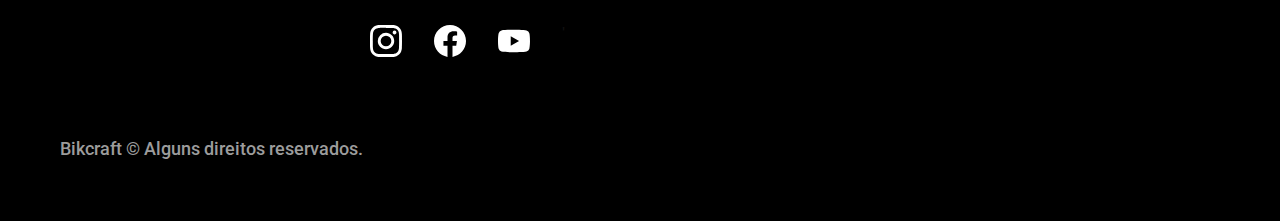
<file: termos.html>
<!DOCTYPE html>
<html lang="pt-br">

<head>
  <meta charset="UTF-8">
  <meta name="viewport" content="width=device-width, initial-scale=1.0">

  <title>Termos e Condições | Bikcraft</title>
  <meta name="description" content="Bicicletas elétricas de alta precisão e qualidade,  feitas sob medida para o cliente. Explore o mundo na sua velocidade com a Bikcraft.">

  <link rel="stylesheet" href="./css/style.css">

<link rel="preconnect" href="https://fonts.googleapis.com">
<link rel="preconnect" href="https://fonts.gstatic.com" crossorigin>
<link href="https://fonts.googleapis.com/css2?family=Merriweather:ital,wght@1,900&family=Poppins:wght@400;600&family=Roboto:ital,wght@0,400;0,500;0,700;1,400&display=swap" rel="stylesheet">

</head>

<body>

  <main class="titulo-bg">
      <div class="titulo container">
        <p class="font-2-l-b cor-5">termos de uso</p>
        <h1 class="font-1-xxl cor-0">Termos e Condições<span class="cor-p1">.</span></h1>
      </div>
  </main>
  <div class="rota-link">
    <ul>
      <li>
        <a class="font-1-s" href="./index.html">Inicio</a>
        <a class="font-1" href="./termos.html">/ Termos</a>
      </li>
    </ul>
  </div>
  <div class="termos font-2-s cor-10 container">
    <h2 class="font-1-l-b cor-11">1. Política de Estorno</h2>
    <p>1.1 Aceitamos cartões de crédito com as bandeiras: Visa, Mastercard, ELO e American Express. Para pagamentos à vista também aceitarmos PIX e Boleto através do PagSeguro.</p>
    <p>1.2 Aceitamos cartões de crédito com as bandeiras: Visa, Mastercard, ELO e American Express. Para pagamentos à vista também aceitarmos PIX e Boleto através do PagSeguro.</p>
    <p>1.3 Aceitamos cartões de crédito com as bandeiras: Visa, Mastercard, ELO e American Express. Para pagamentos à vista também aceitarmos PIX e Boleto através do PagSeguro.</p>
    <h2 class="font-1-l-b cor-11">2. Conta do Usuário</h2>
    <p>2.1 Aceitamos cartões de crédito com as bandeiras: Visa, Mastercard, ELO e American Express. Para pagamentos à vista também aceitarmos PIX e Boleto através do PagSeguro.</p>
    <p>2.2 Aceitamos cartões de crédito com as bandeiras: Visa, Mastercard, ELO e American Express. Para pagamentos à vista também aceitarmos PIX e Boleto através do PagSeguro.</p>
    <p>2.3 Aceitamos cartões de crédito com as bandeiras: Visa, Mastercard, ELO e American Express. Para pagamentos à vista também aceitarmos PIX e Boleto através do PagSeguro.</p>
    <h2 class="font-1-l-b cor-11">3. Seguro Bikcraft</h2>
    <p>3.1 Aceitamos cartões de crédito com as bandeiras: Visa, Mastercard, ELO e American Express. Para pagamentos à vista também aceitarmos PIX e Boleto através do PagSeguro.</p>
    <p>3.2 Aceitamos cartões de crédito com as bandeiras: Visa, Mastercard, ELO e American Express. Para pagamentos à vista também aceitarmos PIX e Boleto através do PagSeguro.</p>
    <p>3.3 Aceitamos cartões de crédito com as bandeiras: Visa, Mastercard, ELO e American Express. Para pagamentos à vista também aceitarmos PIX e Boleto através do PagSeguro.</p>
  </div>
  <footer class="footer-bg">
    <div class="footer container">
      <img src="/img/bikcraft.svg" alt="">
      <div class="footer-contato">
        <h3 class="font-2-l-b cor-0">Contato</h3>
        <ul class="font-1-m cor-5">
          <li><a href="tel:+55 21 9999-9999">+55 21 9999-9999</a></li>
          <li><a href="mailto:contato@bikcraft.com">contato@bikcraft.com</a></li>
          <li>Rua Ali Perto, 42 - Botafogo</li>
          <li>Rio de Janeiro - RJ</li>
        </ul>
        <div class="footer-redes">
          <a href=""><img src="./img/redes/instagram.svg" alt=""></a>
          <a href=""><img src="./img/redes/facebook.svg" alt=""></a>
          <a href=""><img src="./img/redes/youtube.svg" alt=""></a>'
        </div>
      </div>  
      <div class="footer-info">
        <h3 class="font-2-l-b cor-0">Informações</h3>
        <nav>
        <ul class="font-1-m cor-5">
          <li><a href="bicibletas.html">Bicicletas</a></li>
          <li><a href="seguros.html">Seguros</a></li>
          <li><a href="contato.html">Contato</a></li>
          <li><a href="termos.html">Termos e Condições</a></li>
        </ul>
      </nav>
      </div>
      <p class="footer-copy font-2-m cor-6">Bikcraft © Alguns direitos reservados.</p>
    </div>
  </footer>
</body>
</html>
</file>
<file: css/style.css>
@import "./global/global.css";
@import "./utilidades/tipografia.css";
@import "./utilidades/cores.css";

@import "./global/header.css";

/* Utilidades */
@import "./utilidades/componentes.css";

/* Home */
@import "./home/introducao.css";
@import "./home/tecnologia.css";
@import "./home/parceiros.css";
@import "./home/depoimento.css";
@import "./home/footer.css";


/* Bicicletas */
@import "./bicicletas/bicicletas-lista.css";


@import "./seguros/seguros.css";
@import "./seguros/vantagens.css";
@import "./termos/termos.css";
@import "./seguros/perguntas.css";
</file>
